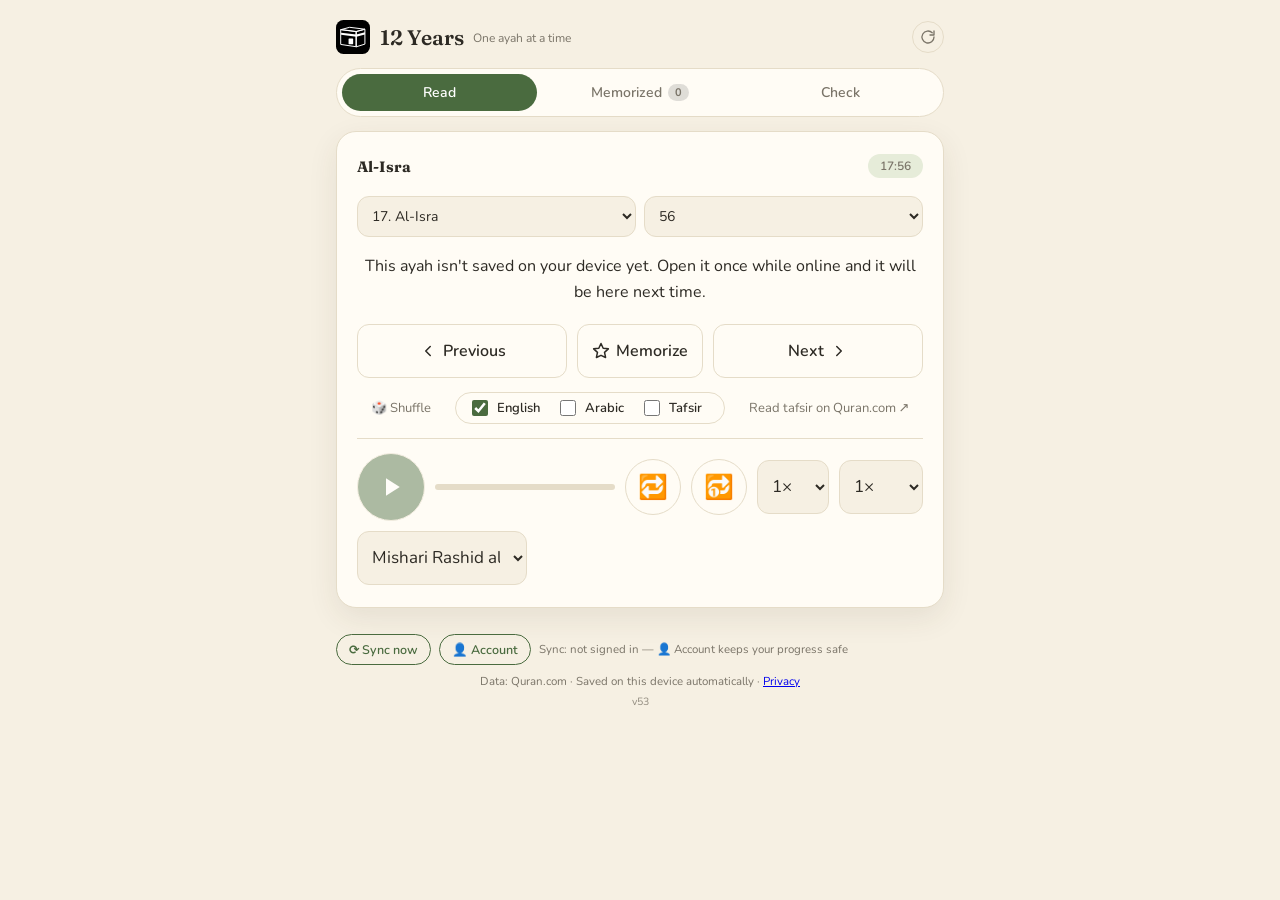
<file: index.html>
<!DOCTYPE html>
<html lang="en">
<head>
  <meta charset="utf-8" />
  <meta name="viewport" content="width=device-width, initial-scale=1, viewport-fit=cover" />
  <title>12 Years — Quran memorization</title>
  <meta name="description" content="A calm widget that shows one ayah at a time, with translation from Quran.com. Move through the Qur'an verse by verse and keep track of what you've memorized." />
  <meta name="theme-color" content="#f6f0e3" media="(prefers-color-scheme: light)" />
  <meta name="theme-color" content="#1c1a15" media="(prefers-color-scheme: dark)" />
  <meta name="color-scheme" content="light dark" />
  <meta name="generator" content="local rebuild" />

  <!-- PWA / install metadata -->
  <link rel="manifest" href="./manifest.webmanifest" />
  <meta name="mobile-web-app-capable" content="yes" />
  <meta name="apple-mobile-web-app-capable" content="yes" />
  <meta name="apple-mobile-web-app-status-bar-style" content="black-translucent" />
  <meta name="apple-mobile-web-app-title" content="12 Years" />

  <!-- Icons -->
  <link rel="icon" href="./icons/favicon-32.png" sizes="32x32" type="image/png" />
  <link rel="icon" href="./icons/icon-192.png" sizes="192x192" type="image/png" />
  <link rel="icon" href="./icons/icon-512.png" sizes="512x512" type="image/png" />
  <link rel="icon" href="./icons/icon.svg" type="image/svg+xml" />
  <link rel="apple-touch-icon" href="./icons/apple-touch-icon-180.png" />

  <link rel="stylesheet" href="./styles.css" />
</head>
<body>
  <div class="app">
    <header class="topbar">
      <div class="brand">
        <span class="logo" aria-hidden="true">
          <svg viewBox="0 0 512 512" role="img">
            <rect width="512" height="512" rx="112" fill="#000"/>
            <g transform="translate(256 256) scale(1.15) translate(-256 -307)" fill="none" stroke="#fff" stroke-width="13" stroke-linejoin="round" stroke-linecap="round">
              <!-- roof, front face, side face -->
              <polygon points="100,210 212,180 412,205 300,235"/>
              <polygon points="100,210 300,235 300,435 100,405"/>
              <polygon points="300,235 412,205 412,400 300,435"/>
              <!-- kiswa band across both faces -->
              <g fill="#fff" stroke="none">
                <polygon points="100,250 300,275 300,303 100,278"/>
                <polygon points="300,275 412,245 412,273 300,303"/>
                <!-- door -->
                <rect x="198" y="326" width="60" height="76" rx="6"/>
              </g>
            </g>
          </svg>
        </span>
        <span class="brand-name">12 Years</span>
        <span class="brand-sub">One ayah at a time</span>
      </div>
      <div class="install-wrap">
        <button id="refreshBtn" class="icon-btn" title="Check for updates & refresh" aria-label="Check for updates & refresh">
          <svg viewBox="0 0 24 24" width="16" height="16" fill="none" stroke="currentColor" stroke-width="2" stroke-linecap="round" stroke-linejoin="round"><path d="M21 12a9 9 0 1 1-2.64-6.36"/><path d="M21 3v6h-6"/></svg>
        </button>
        <button id="installBtn" class="install-btn" hidden>Install</button>
      </div>
    </header>

    <nav class="tabs" role="tablist" aria-label="Sections">
      <button class="tab is-active" data-view="read" role="tab" aria-selected="true">Read</button>
      <button class="tab" data-view="memorized" role="tab" aria-selected="false">
        Memorized <span class="tab-count" id="memCount">0</span>
      </button>
      <button class="tab" data-view="check" role="tab" aria-selected="false">Check</button>
    </nav>

    <main>
      <!-- READ -->
      <section class="view is-active" id="view-read" data-view="read">
        <div class="widget-card" id="readCard">
          <div class="read-head">
            <span class="surah-name" id="readSurah"></span>
            <span class="verse-key" id="readKey"></span>
          </div>
          <div class="read-selector">
            <select id="readSurahSelect" class="miniselect" aria-label="Choose surah"></select>
            <select id="readAyahSelect" class="miniselect" aria-label="Choose ayah"></select>
          </div>
          <div class="verse-arabic" id="readArabic" lang="ar" dir="rtl">…</div>
          <div class="verse-translation" id="readTranslation"></div>
          <div class="verse-tafsir" id="readTafsir" hidden></div>
          <div class="verse-meta" id="readMeta"></div>
          <div class="read-actions">
            <button class="btn" id="btnPrev" aria-label="Previous ayah">
              <svg viewBox="0 0 24 24" width="18" height="18" fill="none" stroke="currentColor" stroke-width="2" stroke-linecap="round" stroke-linejoin="round"><path d="M15 18l-6-6 6-6"/></svg>
              <span class="nav-label">Previous</span>
            </button>
            <button class="btn btn-toggle" id="btnMemorize" aria-pressed="false">
              <svg viewBox="0 0 24 24" width="18" height="18" fill="none" stroke="currentColor" stroke-width="2" stroke-linecap="round" stroke-linejoin="round"><path d="M12 2l2.9 6.3 6.9.8-5.1 4.7 1.4 6.8L12 17.8 5.9 20.6l1.4-6.8L2.2 9.1l6.9-.8z"/></svg>
              <span id="memLabel">Memorize</span>
            </button>
            <button class="btn" id="btnNext" aria-label="Next ayah">
              <span class="nav-label">Next</span>
              <svg viewBox="0 0 24 24" width="18" height="18" fill="none" stroke="currentColor" stroke-width="2" stroke-linecap="round" stroke-linejoin="round"><path d="M9 18l6-6-6-6"/></svg>
            </button>
          </div>
          <div class="read-aux">
            <button class="linkish" id="btnShuffle">🎲 Shuffle</button>
            <div class="display-trigger" role="group" aria-label="Show English, Arabic or Tafsir">
              <input type="checkbox" id="dispEn" />
              <label for="dispEn">English</label>
              <input type="checkbox" id="dispAr" />
              <label for="dispAr">Arabic</label>
              <input type="checkbox" id="dispTafsir" />
              <label for="dispTafsir">Tafsir</label>
            </div>
            <button class="linkish" id="btnQuranCom">Read tafsir on Quran.com ↗</button>
          </div>
          <div class="audio-bar">
            <button class="audio-play" id="btnPlay" aria-label="Play recitation" disabled>
              <svg id="playIcon" viewBox="0 0 24 24" width="18" height="18" fill="currentColor"><path d="M8 5v14l11-7z"/></svg>
              <svg id="pauseIcon" viewBox="0 0 24 24" width="18" height="18" fill="currentColor" style="display:none"><path d="M6 5h4v14H6zM14 5h4v14h-4z"/></svg>
            </button>
            <div class="audio-track" aria-hidden="true"><div class="audio-fill" id="audioFill"></div></div>
            <button class="audio-toggle" id="btnAuto" title="Auto-play and continue to next ayah" aria-pressed="false">🔁</button>
            <button class="audio-toggle" id="btnLoop" title="Loop a range of ayahs" aria-pressed="false">🔂</button>
            <select id="repeatSelect" class="miniselect miniselect-narrow" aria-label="Repeat count" title="Repeat this ayah">
              <option value="1">1×</option>
              <option value="2">2×</option>
              <option value="3">3×</option>
              <option value="5">5×</option>
              <option value="7">7×</option>
              <option value="10">10×</option>
            </select>
            <select id="speedSelect" class="miniselect miniselect-narrow" aria-label="Playback speed" title="Playback speed">
              <option value="0.5">0.5×</option>
              <option value="0.75">0.75×</option>
              <option value="1">1×</option>
              <option value="1.25">1.25×</option>
              <option value="1.5">1.5×</option>
              <option value="2">2×</option>
            </select>
            <select id="reciterSelect" class="miniselect" aria-label="Reciter"></select>
          </div>
          <div class="loop-row" id="loopRow" hidden>
            <span>Loop</span>
            <select id="loopFromSurah" class="miniselect" aria-label="Loop from surah"></select>
            <select id="loopFromAyah" class="miniselect miniselect-narrow" aria-label="Loop from ayah"></select>
            <span class="loop-arrow">→</span>
            <select id="loopToSurah" class="miniselect" aria-label="Loop to surah"></select>
            <select id="loopToAyah" class="miniselect miniselect-narrow" aria-label="Loop to ayah"></select>
          </div>
        </div>
      </section>

      <!-- MEMORIZED -->
      <section class="view" id="view-memorized" data-view="memorized">
        <div class="widget-card">
          <div class="mem-head">
            <h2 id="memHeadline">Memorized</h2>
            <p class="mem-sub" id="memSub">Mark an ayah when it feels like yours.</p>
          </div>
          <div class="mem-subtabs" role="tablist">
            <button class="mem-subtab is-active" data-memview="list" role="tab" aria-selected="true">List</button>
            <button class="mem-subtab" data-memview="pages" role="tab" aria-selected="false">Pages</button>
          </div>
          <ul class="mem-list" id="memList"></ul>
          <div class="mem-page-reader" id="memPageReader" hidden>
            <div class="check-page-nav">
              <button class="btn" id="memPagePrev" aria-label="Previous page">
                <svg viewBox="0 0 24 24" width="18" height="18" fill="none" stroke="currentColor" stroke-width="2" stroke-linecap="round" stroke-linejoin="round"><path d="M15 18l-6-6 6-6"/></svg>
              </button>
              <span>Page</span>
              <input type="number" id="memPageInput" class="miniselect miniselect-narrow" min="1" max="604" aria-label="Mushaf page number" />
              <span>/ 604</span>
              <button class="btn" id="memPageNext" aria-label="Next page">
                <svg viewBox="0 0 24 24" width="18" height="18" fill="none" stroke="currentColor" stroke-width="2" stroke-linecap="round" stroke-linejoin="round"><path d="M9 18l6-6-6-6"/></svg>
              </button>
            </div>
            <p class="mem-page-legend">
              <span class="pg-swatch"></span> memorized — tap any ayah to toggle
            </p>
            <div class="read-head">
              <span class="surah-name" id="memPageSurah"></span>
              <span class="verse-key" id="memPageKey"></span>
            </div>
            <p class="check-status" id="memPageStatus"></p>
            <div class="verse-arabic mushaf-page" id="memPageArabic" lang="ar" dir="rtl">…</div>
          </div>
        </div>
      </section>

      <!-- MEMORIZATION CHECK -->
      <section class="view" id="view-check" data-view="check">
        <div class="widget-card" id="checkCard">
          <div class="mem-head">
            <h2>Memorization check</h2>
            <p class="mem-sub">Recite aloud, softly or clearly, and the page follows along. It all happens on your device. The first time, it downloads a one-time ~130MB helper.</p>
          </div>
          <div class="check-page-nav">
            <button class="btn" id="checkPagePrev" aria-label="Previous page">
              <svg viewBox="0 0 24 24" width="18" height="18" fill="none" stroke="currentColor" stroke-width="2" stroke-linecap="round" stroke-linejoin="round"><path d="M15 18l-6-6 6-6"/></svg>
            </button>
            <span>Page</span>
            <input type="number" id="checkPageInput" class="miniselect miniselect-narrow" min="1" max="604" aria-label="Mushaf page number" />
            <span>/ 604</span>
            <button class="btn" id="checkPageNext" aria-label="Next page">
              <svg viewBox="0 0 24 24" width="18" height="18" fill="none" stroke="currentColor" stroke-width="2" stroke-linecap="round" stroke-linejoin="round"><path d="M9 18l6-6-6-6"/></svg>
            </button>
          </div>
          <div class="check-dock">
            <div class="check-controls">
              <button class="btn btn-toggle" id="checkRecordBtn">🎙 Start Reciting</button>
              <button class="btn" id="checkRestartBtn" title="Clear this attempt and start over">🔄 Restart</button>
              <span class="check-status" id="checkStatus"></span>
            </div>
            <div class="check-level" id="checkLevel" hidden aria-hidden="true"><div class="check-level-fill" id="checkLevelFill"></div></div>
            <p class="check-result" id="checkResult" hidden></p>
          </div>
          <div class="check-report" id="checkReport" hidden></div>
          <div class="read-head">
            <span class="surah-name" id="checkSurah"></span>
            <span class="verse-key" id="checkKey"></span>
          </div>
          <div class="verse-arabic mushaf-page" id="checkArabic" lang="ar" dir="rtl">…</div>
          <p class="check-credit">Recitation checker: <a href="https://huggingface.co/tarteel-ai/whisper-base-ar-quran" target="_blank" rel="noopener">Tarteel AI’s Quran speech model</a>, running entirely on your device.</p>
        </div>
      </section>
    </main>

    <footer class="foot">
      <div class="sync-row">
        <button class="sync-btn" id="syncNow" type="button">⟳ Sync now</button>
        <button class="sync-btn" id="syncSetup" type="button">👤 Account</button>
        <span class="sync-note" id="syncStatus">Sync: not signed in</span>
      </div>
      <div class="sync-panel" id="syncPanel">
        <div id="acctOut">
          <p class="sync-note"><b>A free account, no email needed.</b> It keeps your memorized ayahs and your place safe across your devices. Optional: 12 Years works fine without one.</p>
          <div class="sync-row">
            <input id="acctUser" type="text" placeholder="Username" autocomplete="username" autocapitalize="none" autocorrect="off" spellcheck="false" maxlength="30" />
            <input id="acctPin" type="password" inputmode="numeric" placeholder="PIN (6–12 digits)" autocomplete="current-password" maxlength="12" />
          </div>
          <div class="sync-row">
            <button class="sync-btn" id="acctLogin" type="button">Log in</button>
            <button class="sync-btn" id="acctSignup" type="button">Create account</button>
          </div>
          <p class="sync-note">Your PIN is stored scrambled and can't be recovered, so keep it somewhere safe.</p>
        </div>
        <div id="acctIn" hidden>
          <p class="sync-note">Signed in as <b id="acctName"></b>. Your memorized ayahs, place and settings follow you to every device you log in on.</p>
          <div class="sync-row">
            <button class="sync-btn" id="acctLogout" type="button">Log out</button>
          </div>
          <div class="sync-row">
            <input id="acctDelPin" type="password" inputmode="numeric" placeholder="PIN, to delete account" autocomplete="off" maxlength="12" />
            <button class="sync-btn" id="acctDelete" type="button">Delete account</button>
          </div>
        </div>
        <p class="sync-warn" id="acctMsg" role="status"></p>
      </div>
      <span>Data: Quran.com · Saved on this device automatically · <a href="./privacy.html">Privacy</a></span>
            <span class="ver" id="appVersion"></span>
      <pre id="diagLog" class="diag-log" hidden></pre>
    </footer>
  </div>

  <div id="toast" class="toast" role="status" aria-live="polite"></div>
  <audio id="audioEl" preload="none"></audio>

  <script src="./app.js"></script>
</body>
</html>
</file>
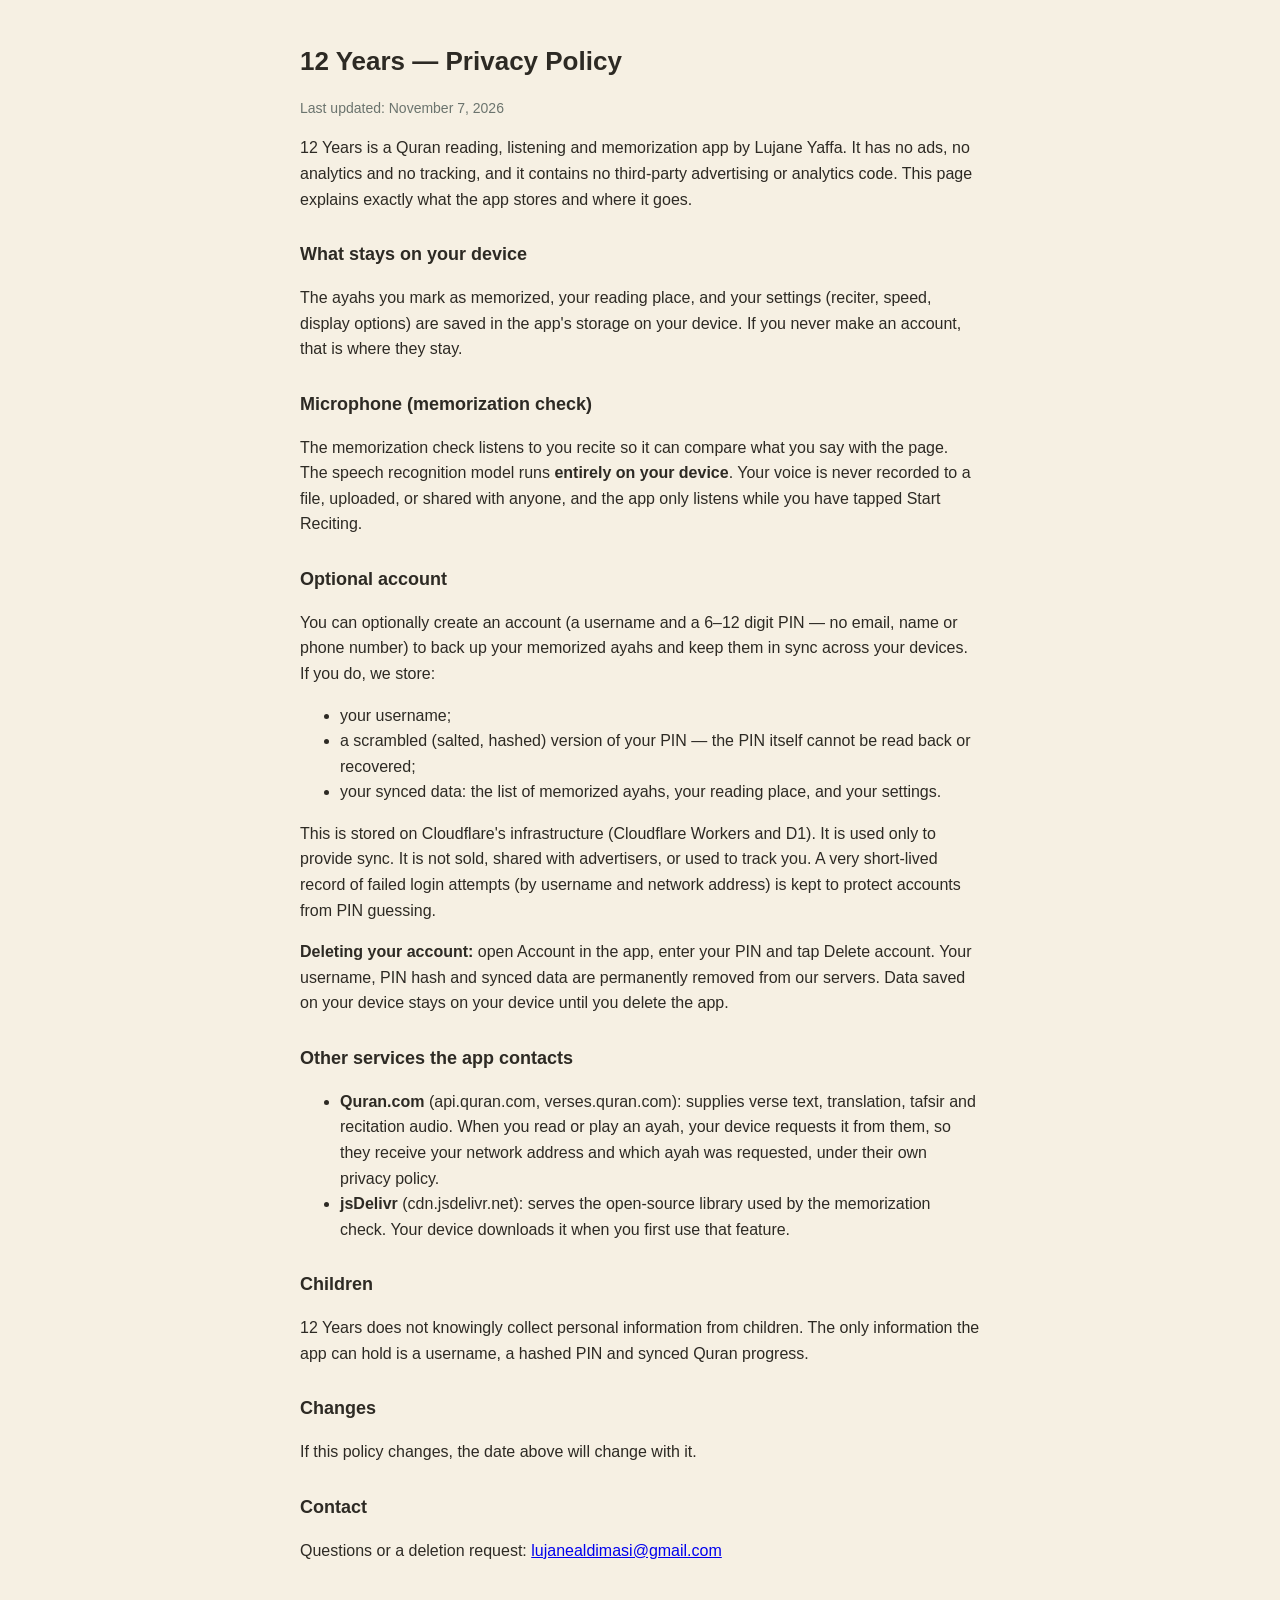
<file: privacy.html>
<!doctype html>
<html lang="en">
<head>
  <meta charset="utf-8" />
  <meta name="viewport" content="width=device-width, initial-scale=1" />
  <title>12 Years — Privacy Policy</title>
  <style>
    body { font: 16px/1.6 -apple-system, BlinkMacSystemFont, "Segoe UI", sans-serif; max-width: 680px; margin: 0 auto; padding: 24px 18px 60px; color: #2d2a24; background: #f6f0e3; }
    h1 { font-size: 26px; margin-bottom: 4px; }
    h2 { font-size: 18px; margin-top: 28px; }
    .meta { color: #6b746e; font-size: 14px; }
    @media (prefers-color-scheme: dark) { body { background: #1c1a15; color: #efe8d8; } .meta { color: #93a29a; } a { color: #a5c48f; } }
  </style>
</head>
<body>
  <h1>12 Years — Privacy Policy</h1>
  <p class="meta">Last updated: November 7, 2026</p>

  <p>12 Years is a Quran reading, listening and memorization app by Lujane Yaffa. It has no ads, no analytics and no tracking, and it contains no third-party advertising or analytics code. This page explains exactly what the app stores and where it goes.</p>

  <h2>What stays on your device</h2>
  <p>The ayahs you mark as memorized, your reading place, and your settings (reciter, speed, display options) are saved in the app's storage on your device. If you never make an account, that is where they stay.</p>

  <h2>Microphone (memorization check)</h2>
  <p>The memorization check listens to you recite so it can compare what you say with the page. The speech recognition model runs <b>entirely on your device</b>. Your voice is never recorded to a file, uploaded, or shared with anyone, and the app only listens while you have tapped Start Reciting.</p>

  <h2>Optional account</h2>
  <p>You can optionally create an account (a username and a 6–12 digit PIN — no email, name or phone number) to back up your memorized ayahs and keep them in sync across your devices. If you do, we store:</p>
  <ul>
    <li>your username;</li>
    <li>a scrambled (salted, hashed) version of your PIN — the PIN itself cannot be read back or recovered;</li>
    <li>your synced data: the list of memorized ayahs, your reading place, and your settings.</li>
  </ul>
  <p>This is stored on Cloudflare's infrastructure (Cloudflare Workers and D1). It is used only to provide sync. It is not sold, shared with advertisers, or used to track you. A very short-lived record of failed login attempts (by username and network address) is kept to protect accounts from PIN guessing.</p>
  <p><b>Deleting your account:</b> open Account in the app, enter your PIN and tap Delete account. Your username, PIN hash and synced data are permanently removed from our servers. Data saved on your device stays on your device until you delete the app.</p>

  <h2>Other services the app contacts</h2>
  <ul>
    <li><b>Quran.com</b> (api.quran.com, verses.quran.com): supplies verse text, translation, tafsir and recitation audio. When you read or play an ayah, your device requests it from them, so they receive your network address and which ayah was requested, under their own privacy policy.</li>
    <li><b>jsDelivr</b> (cdn.jsdelivr.net): serves the open-source library used by the memorization check. Your device downloads it when you first use that feature.</li>
  </ul>

  <h2>Children</h2>
  <p>12 Years does not knowingly collect personal information from children. The only information the app can hold is a username, a hashed PIN and synced Quran progress.</p>

  <h2>Changes</h2>
  <p>If this policy changes, the date above will change with it.</p>

  <h2>Contact</h2>
  <p>Questions or a deletion request: <a href="mailto:lujanealdimasi@gmail.com">lujanealdimasi@gmail.com</a></p>
</body>
</html>
</file>
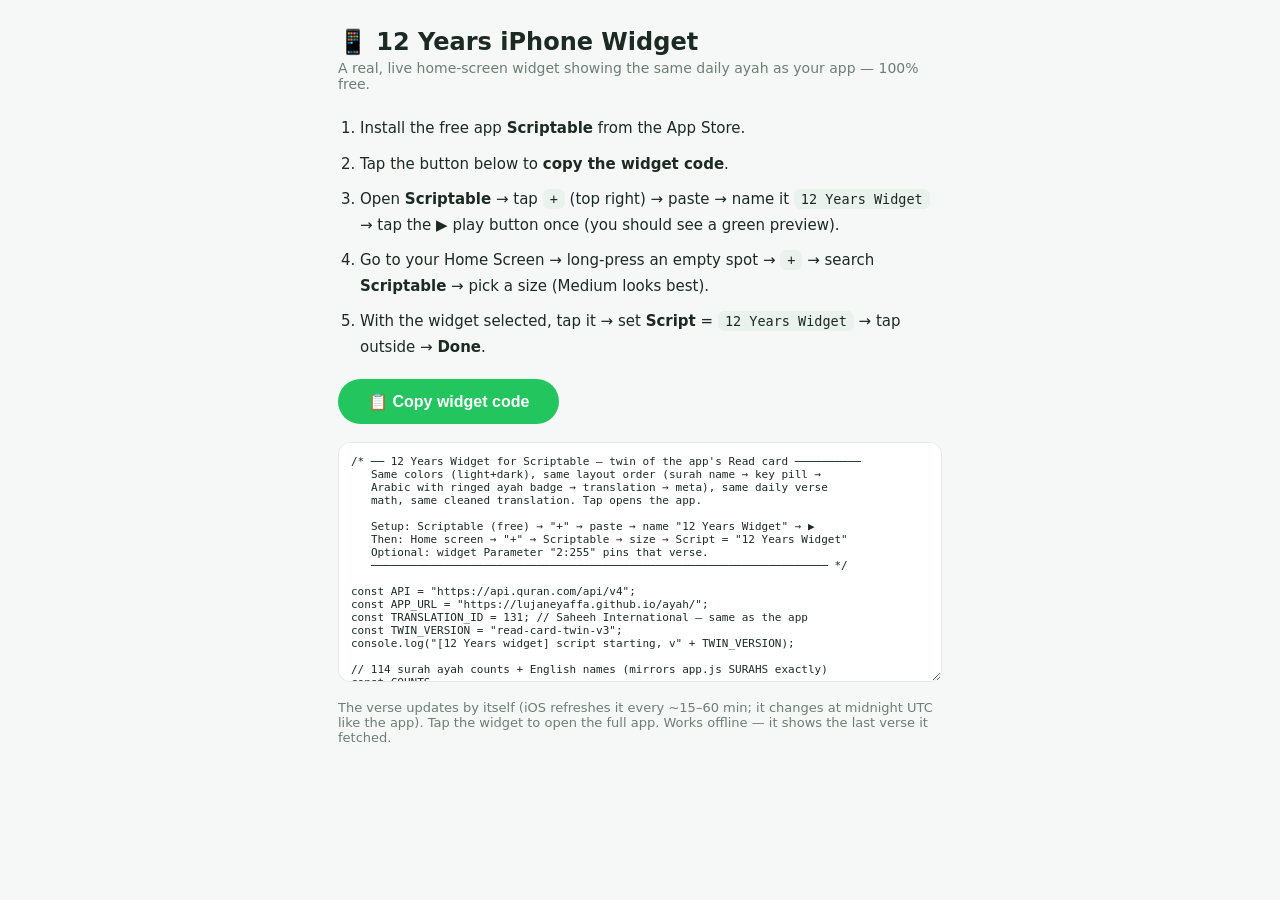
<file: widget-install.html>
<!DOCTYPE html>
<html lang="en">
<head>
  <meta charset="UTF-8" />
  <meta name="viewport" content="width=device-width, initial-scale=1" />
  <title>12 Years iPhone Widget — Setup</title>
  <style>
    :root { --accent: #22c55e; --ink: #1c2a24; --muted: #6b7f75; --line: #e2e8e5; }
    * { box-sizing: border-box; }
    body { margin: 0; font-family: -apple-system, system-ui, sans-serif; background: #f6f8f7; color: var(--ink); }
    main { max-width: 640px; margin: 0 auto; padding: 28px 18px 60px; }
    h1 { font-size: 24px; margin: 0 0 4px; }
    .sub { color: var(--muted); margin: 0 0 24px; font-size: 14px; }
    ol { line-height: 1.7; padding-left: 22px; font-size: 15px; }
    li { margin-bottom: 10px; }
    code { background: #eaf2ee; border-radius: 6px; padding: 2px 7px; font-size: 13.5px; }
    .btn {
      display: inline-block; border: 0; border-radius: 999px; cursor: pointer;
      background: var(--accent); color: #fff; font-weight: 700; font-size: 16px;
      padding: 13px 30px; margin: 4px 0 18px; -webkit-tap-highlight-color: transparent;
    }
    .btn:active { transform: scale(0.98); }
    textarea {
      width: 100%; height: 240px; border: 1px solid var(--line); border-radius: 12px;
      font-family: ui-monospace, Menlo, monospace; font-size: 11px; padding: 12px;
      background: #fff; color: var(--ink); resize: vertical;
    }
    .note { font-size: 13px; color: var(--muted); margin-top: 14px; }
  </style>
</head>
<body>
  <main>
    <h1>📱 12 Years iPhone Widget</h1>
    <p class="sub">A real, live home-screen widget showing the same daily ayah as your app — 100% free.</p>

    <ol>
      <li>Install the free app <strong>Scriptable</strong> from the App Store.</li>
      <li>Tap the button below to <strong>copy the widget code</strong>.</li>
      <li>Open <strong>Scriptable</strong> → tap <code>+</code> (top right) → paste → name it <code>12 Years Widget</code> → tap the ▶ play button once (you should see a green preview).</li>
      <li>Go to your Home Screen → long-press an empty spot → <code>+</code> → search <strong>Scriptable</strong> → pick a size (Medium looks best).</li>
      <li>With the widget selected, tap it → set <strong>Script</strong> = <code>12 Years Widget</code> → tap outside → <strong>Done</strong>.</li>
    </ol>

    <button class="btn" id="copyBtn">📋 Copy widget code</button>

    <textarea id="code" readonly spellcheck="false">/* ── 12 Years Widget for Scriptable — twin of the app's Read card ──────────
   Same colors (light+dark), same layout order (surah name → key pill →
   Arabic with ringed ayah badge → translation → meta), same daily verse
   math, same cleaned translation. Tap opens the app.

   Setup: Scriptable (free) → "+" → paste → name "12 Years Widget" → ▶
   Then: Home screen → "+" → Scriptable → size → Script = "12 Years Widget"
   Optional: widget Parameter "2:255" pins that verse.
   ───────────────────────────────────────────────────────────────────── */

const API = "https://api.quran.com/api/v4";
const APP_URL = "https://lujaneyaffa.github.io/ayah/";
const TRANSLATION_ID = 131; // Saheeh International — same as the app
const TWIN_VERSION = "read-card-twin-v3";
console.log("[12 Years widget] script starting, v" + TWIN_VERSION);

// 114 surah ayah counts + English names (mirrors app.js SURAHS exactly)
const COUNTS = [7,286,200,176,120,165,206,75,129,109,123,111,43,52,99,128,111,110,98,135,112,78,118,64,77,227,93,88,69,60,34,30,73,54,45,83,182,88,75,85,54,53,89,59,37,35,38,29,18,45,60,49,62,55,78,96,29,22,24,13,14,11,11,18,12,12,30,52,52,44,28,28,20,56,40,31,50,40,46,42,29,19,36,25,22,17,19,26,30,20,15,21,11,8,8,19,5,8,8,11,11,8,3,9,5,4,7,3,6,3,5,4,5,6];
const NAMES = ["Al-Fatihah","Al-Baqarah","Aal-E-Imran","An-Nisa","Al-Ma'idah","Al-An'am","Al-A'raf","Al-Anfal","At-Tawbah","Yunus","Hud","Yusuf","Ar-Ra'd","Ibrahim","Al-Hijr","An-Nahl","Al-Isra","Al-Kahf","Maryam","Ta-Ha","Al-Anbiya","Al-Hajj","Al-Mu'minun","An-Nur","Al-Furqan","Ash-Shu'ara","An-Naml","Al-Qasas","Al-Ankabut","Ar-Rum","Luqman","As-Sajdah","Al-Ahzab","Saba","Fatir","Ya-Sin","As-Saffat","Sad","Az-Zumar","Ghafir","Fussilat","Ash-Shura","Az-Zukhruf","Ad-Dukhan","Al-Jathiyah","Al-Ahqaf","Muhammad","Al-Fath","Al-Hujurat","Qaf","Adh-Dhariyat","At-Tur","An-Najm","Al-Qamar","Ar-Rahman","Al-Waqi'ah","Al-Hadid","Al-Mujadila","Al-Hashr","Al-Mumtahanah","As-Saff","Al-Jumu'ah","Al-Munafiqun","At-Taghabun","At-Talaq","At-Tahrim","Al-Mulk","Al-Qalam","Al-Haqqah","Al-Ma'arij","Nuh","Al-Jinn","Al-Muzzammil","Al-Muddaththir","Al-Qiyamah","Al-Insan","Al-Mursalat","An-Naba","An-Nazi'at","Abasa","At-Takwir","Al-Infitar","Al-Mutaffifin","Al-Inshiqaq","Al-Buruj","At-Tariq","Al-A'la","Al-Ghashiyah","Al-Fajr","Al-Balad","Ash-Shams","Al-Layl","Ad-Duhaa","Ash-Sharh","At-Tin","Al-Alaq","Al-Qadr","Al-Bayyinah","Az-Zalzalah","Al-Adiyat","Al-Qari'ah","At-Takathur","Al-Asr","Al-Humazah","Al-Fil","Quraysh","Al-Ma'un","Al-Kawthar","Al-Kafirun","An-Nasr","Al-Masad","Al-Ikhlas","Al-Falaq","An-Nas"];

/* ---------- palette — exact tokens from styles.css ---------- */
const PAL = {
  cardL: "#ffffff", inkL: "#1a211d", mutedL: "#6b746e", accentL: "#0f5b3d", softL: "#e3efe8",
  cardD: "#16241e", inkD: "#e9efe9", mutedD: "#93a29a", accentD: "#54c98f", softD: "#1c3a2c",
};
function dyn(light, dark) { return Color.dynamic(new Color(light), new Color(dark)); }
// Top-level code must never crash (a crash here = no preview at all in Scriptable)
let CARD, INK, MUTED, ACCENT, SOFT;
try {
  CARD = dyn(PAL.cardL, PAL.cardD);
  INK = dyn(PAL.inkL, PAL.inkD);
  MUTED = dyn(PAL.mutedL, PAL.mutedD);
  ACCENT = dyn(PAL.accentL, PAL.accentD);
  SOFT = dyn(PAL.softL, PAL.softD);
} catch (palErr) {
  console.log("[12 Years widget] dynamic colors unavailable, using plain: " + palErr);
  CARD = new Color(PAL.cardL); INK = new Color(PAL.inkL); MUTED = new Color(PAL.mutedL);
  ACCENT = new Color(PAL.accentL); SOFT = new Color(PAL.softL);
}

/* ---------- verse selection (mirrors app.js dailyVerseKey) ---------- */
function buildOffsets() {
  const o = [];
  let acc = 0;
  for (const c of COUNTS) { o.push(acc); acc += c; }
  return o;
}
function keyFromIndex(index) {
  const offs = buildOffsets();
  const total = offs[113] + COUNTS[113]; // 6236
  const i = Math.max(0, Math.min(total - 1, index));
  let chapter = 0;
  while (chapter &lt; 113 &amp;&amp; offs[chapter + 1] &lt;= i) chapter++;
  return { key: (chapter + 1) + ":" + (i - offs[chapter] + 1), chapter: chapter + 1 };
}
function dailyKey() {
  const now = new Date();
  const dayIndex = Math.floor(
    Date.UTC(now.getUTCFullYear(), now.getUTCMonth(), now.getUTCDate()) / 86400000
  );
  return keyFromIndex(dayIndex % 6236);
}
function parseKey(key) {
  const p = String(key).split(":");
  return { chapter: parseInt(p[0], 10), ayah: parseInt(p[1], 10) };
}
function surahName(chapter) { return NAMES[chapter - 1] || ""; }
function nextUTCMidnight() {
  const now = new Date();
  const start = Date.UTC(now.getUTCFullYear(), now.getUTCMonth(), now.getUTCDate());
  return new Date(start + 86400000);
}

/* ---------- text + cache helpers (mirror app.js) ---------- */
function htmlToText(html) {
  return String(html || "")
    .replace(/&lt;sup[^>]*>[\s\S]*?&lt;\/sup>/gi, "") // strip footnote markers like the app
    .replace(/&lt;[^>]+>/g, " ")
    .replace(/&amp;quot;/g, '"').replace(/&amp;#0?39;/g, "\u2019").replace(/&amp;apos;/g, "\u2019")
    .replace(/&amp;nbsp;/g, " ").replace(/&amp;mdash;/g, "\u2014").replace(/&amp;ndash;/g, "\u2013")
    .replace(/&amp;lt;/g, "&lt;").replace(/&amp;gt;/g, ">")
    .replace(/&amp;amp;/g, "&amp;")
    .replace(/\s+/g, " ")
    .trim();
}
const FM = FileManager.local();
const CACHE_PATH = FM.joinPath(FM.documentsDirectory(), "ayah-widget-cache.json");
function loadCache() {
  try {
    if (!FM.fileExists(CACHE_PATH)) return null;
    return JSON.parse(FM.readString(CACHE_PATH));
  } catch (e) { return null; }
}
function saveCache(data) {
  try { FM.writeString(CACHE_PATH, JSON.stringify(data)); } catch (e) {}
}

/* ---------- hard timeout so a hung request can never block the preview ---------- */
function withTimeout(promise, ms, label) {
  if (typeof setTimeout !== "function") return promise;
  return Promise.race([
    promise,
    new Promise((_, reject) => {
      setTimeout(() => reject(new Error(label + " timed out after " + Math.round(ms / 1000) + "s")), ms);
    }),
  ]);
}

async function fetchVerse(key) {
  const req = new Request(
    API + "/verses/by_key/" + encodeURIComponent(key) +
    "?translations=" + TRANSLATION_ID + "&amp;fields=text_imlaei"
  );
  req.timeoutInterval = 12;
  const json = await withTimeout(req.loadJSON(), 15000, "Quran.com request");
  const v = (json &amp;&amp; json.verse) || (json &amp;&amp; json.verses &amp;&amp; json.verses[0]);
  if (!v) throw new Error("unexpected API shape");
  const ar = v.text_imlaei || v.text_uthmani || "";
  const en = htmlToText(v.translations &amp;&amp; v.translations[0] ? v.translations[0].text : "");
  if (!ar) throw new Error("empty verse");
  return { ar: ar, en: en };
}

/* ---------- the ayah badge, drawn exactly like .ayah-badge ---------- */
function makeBadge(number) {
  const s = 11;                     // logical points
  const scale = 8;                  // crisp on retina
  const ctx = new DrawContext();
  ctx.size = new Size(s * scale, s * scale);
  ctx.respectScreenScale = false;
  ctx.opaque = false;

  const inset = 0.75 * scale;       // room for the ring + glow
  const ring = new Rect(inset, inset, s * scale - 2 * inset, s * scale - 2 * inset);

  // soft outer glow ring (accent-soft), then main ring (accent)
  ctx.setStrokeColor(new Color(PAL.softL));
  ctx.setLineWidth(1.1 * scale);
  ctx.strokeEllipse(new Rect(inset - 0.55 * scale, inset - 0.55 * scale, ring.width + 1.1 * scale, ring.height + 1.1 * scale));

  ctx.setStrokeColor(new Color(PAL.accentL));
  ctx.setLineWidth(0.28 * scale);
  ctx.strokeEllipse(ring);

  // number in accent, rounded font — matches the web badge
  ctx.setFont(Font.boldRoundedSystemFont(s * 0.52));
  ctx.setTextColor(new Color(PAL.accentL));
  ctx.setTextAlignedCenter();
  ctx.drawTextInRect(String(number), new Rect(inset, s * scale * 0.26, ring.width, s * scale * 0.55));

  const img = ctx.getImage();
  return { image: img, size: new Size(s, s) };
}

/* ---------- widget builder — twin of .widget-card ---------- */
function buildWidget(data, key, family) {
  const pk = parseKey(key);
  const w = new ListWidget();
  w.backgroundColor = CARD;
  const big = family === "large";
  const small = family === "small";

  // read-head: surah name (left) + key pill (right)
  const head = w.addStack();
  head.layoutHorizontally();
  head.addSpacer(null);
  const nameT = head.addText(surahName(pk.chapter));
  nameT.font = Font.semiboldSystemFont(big ? 17 : small ? 12 : 14);
  nameT.textColor = INK;
  head.addSpacer(null);
  const pill = head.addStack();
  pill.backgroundColor = SOFT;
  pill.cornerRadius = 12;
  pill.setPadding(2, 8, 2, 8);
  const pillT = pill.addText(key);
  pillT.font = Font.semiboldSystemFont(big ? 12 : 11);
  pillT.textColor = MUTED;

  w.addSpacer(big ? 8 : 4);

  // verse-arabic (centered) with the ringed ayah badge at its left end (RTL flow)
  const arRow = w.addStack();
  arRow.layoutHorizontally();
  arRow.addSpacer(null);
  const badge = makeBadge(pk.ayah);
  const bImg = arRow.addImage(badge.image);
  bImg.imageSize = new Size(small ? 11 : big ? 16 : 13, small ? 11 : big ? 16 : 13);
  bImg.centerAlignImage();
  const ar = arRow.addText(data.ar);
  ar.font = Font.systemFont(small ? 15 : big ? 24 : 19);
  ar.textColor = INK;
  ar.lineLimit = small ? 4 : big ? 8 : 5;
  ar.minimumScaleFactor = 0.55;
  ar.centerAlignText();
  arRow.addSpacer(null);

  w.addSpacer(big ? 8 : 5);

  // verse-translation (centered)
  const trans = w.addText(data.en || " ");
  trans.font = Font.regularSystemFont(small ? 11 : big ? 15 : 13);
  trans.textColor = INK;
  trans.lineLimit = small ? 5 : big ? 9 : 6;
  trans.minimumScaleFactor = 0.6;
  trans.centerAlignText();

  w.addSpacer(null);

  // verse-meta — same wording as the app when a translation is shown
  if (data.en) {
    const meta = w.addText("Translation: Saheeh International");
    meta.font = Font.regularSystemFont(small ? 8 : 10);
    meta.textColor = MUTED;
    meta.textOpacity = 0.85;
    meta.centerAlignText();
  }
  return w;
}

/* ---------- self-reporting error widget (never fails silently) ---------- */
function showErrorWidget(message) {
  try {
    const w = new ListWidget();
    w.backgroundColor = new Color("#3a1414");
    const title = w.addText("\u26A0\uFE0F 12 Years widget error");
    title.font = Font.boldSystemFont(12);
    title.textColor = new Color("#ffd7d7");
    w.addSpacer(4);
    const msg = w.addText(String(message).slice(0, 280));
    msg.font = Font.regularSystemFont(10);
    msg.textColor = new Color("#ffecec");
    msg.lineLimit = 7;
    w.addSpacer(null);
    const hint = w.addText("Screenshot this &amp; tell Cline");
    hint.font = Font.mediumSystemFont(9);
    hint.textColor = new Color("#ffbaba");
    w.refreshAfterDate = new Date(Date.now() + 15 * 60 * 1000);
    present(w);
  } catch (e) { console.error("12 Years widget fatal: " + e); }
}

/* ---------- guaranteed presentation: every path ends with something on screen ---------- */
let presented = false;
function present(w) {
  presented = true;
  console.log("[12 Years widget] presenting widget");
  Script.setWidget(w);
}
try {
  // In-app only: if nothing presented within 25s (e.g. a hung request), show diagnostics
  if (typeof Timer !== "undefined" &amp;&amp; typeof config !== "undefined" &amp;&amp; config &amp;&amp; !config.runsInWidget) {
    Timer.schedule(25 * 1000, false, function () {
      if (presented) return;
      try {
        const w = new ListWidget();
        w.backgroundColor = new Color("#3a1414");
        const t = w.addText("⚠️ 12 Years widget stalled — no answer in 25s. Please try again in a moment.");
        t.font = Font.boldSystemFont(11);
        t.textColor = new Color("#ffecec");
        present(w);
      } catch (wdErr) {}
    });
  }
} catch (wdSetupErr) {}

/* ---------- runner ---------- */
let lastErrMessage = "";
(async () => {
  let family = "medium";
  if (config.runsInWidget) {
    if (config.widgetFamily === "small") family = "small";
    else if (config.widgetFamily === "large") family = "large";
  }
  let key = null;
  const param = args.widgetParameter;
  if (param) { const t = String(param).trim(); if (/^\d+:\d+$/.test(t)) key = t; }
  if (!key) key = dailyKey().key;

  let data = null;
  const cached = loadCache();
  try {
    data = await fetchVerse(key);
    saveCache({ key: key, ar: data.ar, en: data.en, savedAt: Date.now() });
  } catch (e) {
    lastErrMessage = e &amp;&amp; e.message ? e.message : String(e);
    if (cached &amp;&amp; cached.ar) {
      data = { ar: cached.ar, en: cached.en || "" };
      if (cached.key) key = cached.key;
    }
  }
  if (!data || !data.ar) {
    showErrorWidget(lastErrMessage || "No saved verse and couldn't reach Quran.com.");
    return;
  }
  const w = buildWidget(data, key, family);
  w.refreshAfterDate = nextUTCMidnight();
  present(w);
})().catch((e) => showErrorWidget(e &amp;&amp; e.message ? e.message : String(e)));
</textarea>

    <p class="note">
      The verse updates by itself (iOS refreshes it every ~15–60 min; it changes at midnight UTC like the app).
      Tap the widget to open the full app. Works offline — it shows the last verse it fetched.
    </p>
  </main>

  <script>
    (function () {
      var ta = document.getElementById("code");
      document.getElementById("copyBtn").addEventListener("click", function () {
        var btn = this;
        function fallback() {
          ta.focus(); ta.select();
          try { document.execCommand("copy"); btn.textContent = "✅ Copied! Now paste it in Scriptable"; }
          catch (e) { btn.textContent = "Press-and-hold the code below → Select All → Copy"; }
        }
        if (navigator.clipboard && navigator.clipboard.writeText) {
          navigator.clipboard.writeText(ta.value).then(function () {
            btn.textContent = "✅ Copied! Now paste it in Scriptable";
          }, fallback);
        } else { fallback(); }
      });
    })();
  </script>
</body>
</html>
</file>
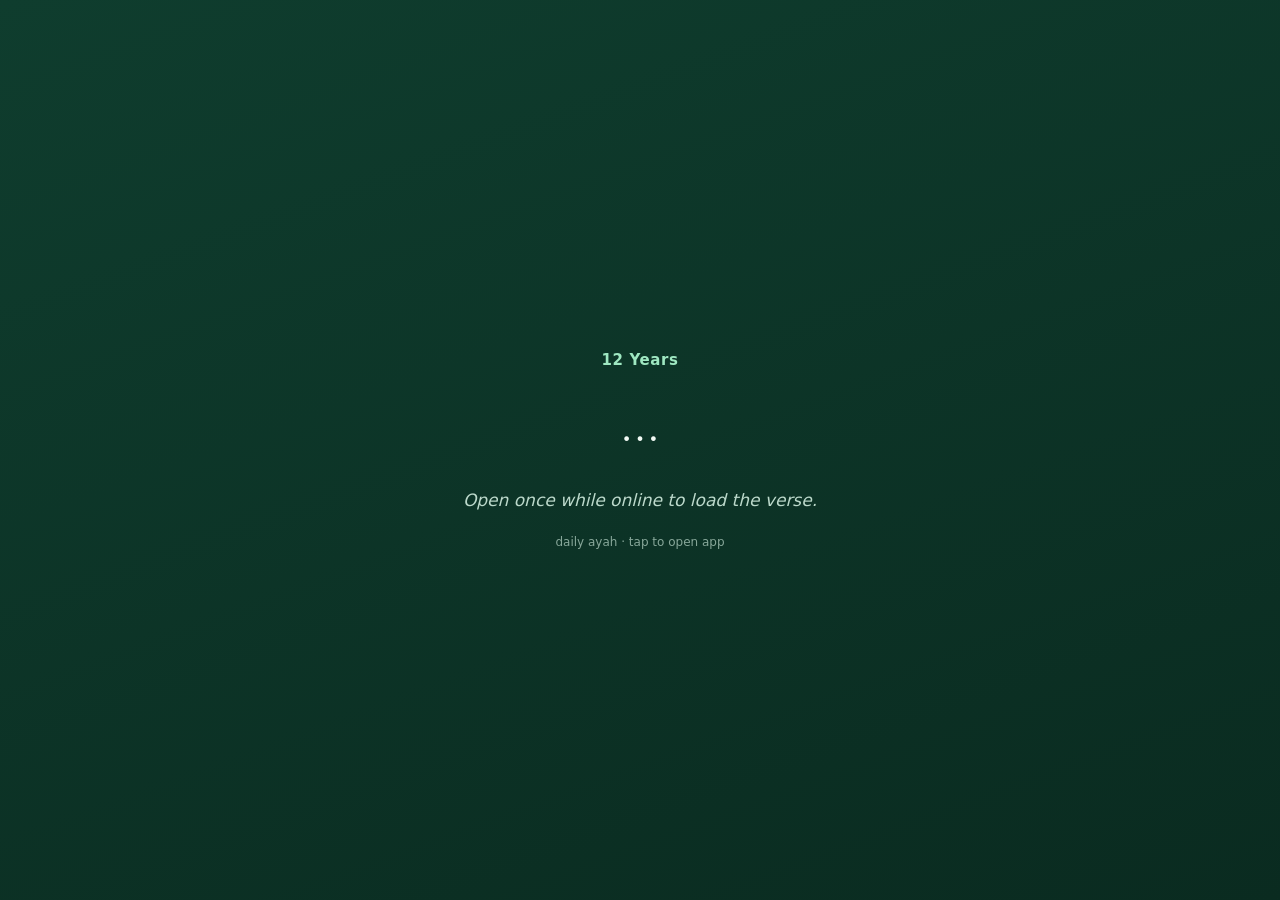
<file: widget.html>
<!DOCTYPE html>
<html lang="en">
<head>
  <meta charset="UTF-8" />
  <meta name="viewport" content="width=device-width, initial-scale=1" />
  <meta name="color-scheme" content="dark" />
  <title>12 Years — Widget</title>
  <style>
    :root { --white: #f2faf5; --mint: #9fe8c2; --dim: #bcd9cb; }
    * { box-sizing: border-box; margin: 0; }
    html, body { height: 100%; overflow: hidden; }
    body {
      background: linear-gradient(160deg, #0f3d2e 0%, #0a2b20 100%);
      color: var(--white);
      font-family: -apple-system, system-ui, sans-serif;
      display: flex; align-items: center; justify-content: center;
      -webkit-font-smoothing: antialiased;
    }
    #card {
      width: 100%; height: 100%;
      display: flex; flex-direction: column;
      align-items: center; justify-content: center;
      text-align: center;
      padding: 5vmin; gap: 2.4vmin;
      overflow: hidden;
    }
    #head {
      font-size: calc(clamp(9px, 2.4vmin, 15px) * var(--fit, 1));
      font-weight: 600; color: var(--mint); letter-spacing: 0.04em;
    }
    #arabic {
      font-family: "Noto Naskh Arabic", "Geeza Pro", "Amiri", "Damascus", serif;
      font-size: calc(clamp(13px, 6.4vmin, 40px) * var(--fit, 1));
      line-height: 1.85;
      max-width: 94vw;
      overflow-wrap: anywhere;
    }
    #trans {
      font-size: calc(clamp(9px, 2.7vmin, 17px) * var(--fit, 1));
      line-height: 1.55; color: var(--dim);
      font-style: italic; max-width: 90vw;
      overflow-wrap: anywhere;
    }
    #foot {
      font-size: calc(clamp(8px, 1.9vmin, 12px) * var(--fit, 1));
      color: var(--dim); opacity: 0.7;
    }
    .hide { display: none !important; }
  </style>
</head>
<body>
  <div id="card">
    <div id="head">12 Years</div>
    <div id="arabic" lang="ar" dir="rtl">…</div>
    <div id="trans">Loading today's verse…</div>
    <div id="foot">daily ayah · tap to open app</div>
  </div>
  <script src="widget-page.js"></script>
</body>
</html>
</file>
<file: styles.css>
/* ===== 12 Years — Warm Parchment: a quiet library, old paper, olive and gold ===== */

@font-face {
  font-family: "Fraunces";
  src: url("./fonts/fraunces-latin-wght-normal.woff2") format("woff2");
  font-weight: 100 900;
  font-display: swap;
}
@font-face {
  font-family: "Nunito";
  src: url("./fonts/nunito-latin-wght-normal.woff2") format("woff2");
  font-weight: 200 1000;
  font-display: swap;
}
@font-face {
  font-family: "Amiri Quran";
  src: url("./fonts/amiri-quran-arabic-400-normal.woff2") format("woff2");
  font-weight: 400;
  font-display: swap;
}

:root {
  --bg: #f6f0e3;
  --card: #fffcf5;
  --ink: #2d2a24;
  --muted: #7a7468;
  --line: #e5dcc8;
  --accent: #4a6b3f;
  --on-accent: #ffffff;
  --accent-soft: #e6ecd9;
  --word-hl: rgba(201, 162, 77, 0.5);
  --star: #a07a2a;
  --danger: #b5533c;
  --on-danger: #ffffff;
  --radius: 20px;
  --shadow: 0 10px 30px rgba(70, 55, 30, 0.09);
  --font-ui: "Nunito", ui-rounded, system-ui, -apple-system, "Segoe UI", sans-serif;
  --font-display: "Fraunces", "Iowan Old Style", "Palatino Linotype", Georgia, serif;
  --font-arabic: "Amiri Quran", "Noto Naskh Arabic", "Scheherazade New", "Traditional Arabic", serif;
  /* Per-ayah tint cycle (Check tab's page view) — soft enough not to fight
     the correct/missed word colors, distinct enough to see at a glance
     where one ayah ends and the next begins. */
  --tint-0: #f3e6cf;
  --tint-1: #e3ebd3;
  --tint-2: #efe0d6;
  --tint-3: #e6e4d0;
  --tint-4: #f0dcd8;
  --tint-5: #dde6e3;
}

@media (prefers-color-scheme: dark) {
  :root {
    --bg: #1c1a15;
    --card: #26231c;
    --ink: #efe8d8;
    --muted: #a39b8a;
    --line: #3a352a;
    --accent: #a5c48f;
    --on-accent: #1c1a15;
    --accent-soft: #2f3a27;
    --word-hl: rgba(201, 162, 77, 0.35);
    --star: #d9b866;
    --danger: #e08a6b;
    --on-danger: #1c1a15;
    --shadow: 0 10px 30px rgba(0, 0, 0, 0.35);
    --tint-0: #3a3024;
    --tint-1: #2a3326;
    --tint-2: #3b2d26;
    --tint-3: #333022;
    --tint-4: #38292a;
    --tint-5: #243230;
  }
}

* { box-sizing: border-box; }

/* The `hidden` attribute always wins — no CSS may override it */
[hidden] { display: none !important; }


html, body { margin: 0; padding: 0; }

body {
  font-family: var(--font-ui);
  background: var(--bg);
  color: var(--ink);
  min-height: 100vh;
  min-height: 100dvh;
  -webkit-font-smoothing: antialiased;
  transition: background 0.3s, color 0.3s;
}

.app {
  max-width: 640px;
  margin: 0 auto;
  padding: calc(20px + env(safe-area-inset-top))
           calc(16px + env(safe-area-inset-left))
           calc(28px + env(safe-area-inset-bottom))
           calc(16px + env(safe-area-inset-right));
  display: flex;
  flex-direction: column;
  gap: 14px;
}

/* ===== Header ===== */
.topbar {
  display: flex;
  align-items: center;
  justify-content: space-between;
}
.brand {
  display: flex;
  align-items: center;
  gap: 10px;
}
.logo { width: 34px; height: 34px; flex: 0 0 auto; }
.logo svg { width: 100%; height: 100%; display: block; }
.brand-name { font-family: var(--font-display); font-size: 21px; font-weight: 600; letter-spacing: -0.01em; }
h1, h2, .surah-name, .mem-head h2 { font-family: var(--font-display); font-weight: 600; }
.brand-sub { font-size: 12px; color: var(--muted); margin-top: 1px; }

.install-btn {
  border: 1px solid var(--accent);
  color: var(--accent);
  background: transparent;
  font: inherit;
  font-size: 13px;
  font-weight: 600;
  padding: 7px 14px;
  border-radius: 999px;
  cursor: pointer;
}
.install-btn:hover { background: var(--accent-soft); }

.icon-btn {
  border: 1px solid var(--line);
  color: var(--muted);
  background: transparent;
  width: 32px;
  height: 32px;
  border-radius: 999px;
  display: inline-flex;
  align-items: center;
  justify-content: center;
  cursor: pointer;
  flex: 0 0 auto;
  transition: background .15s, color .15s, border-color .15s, opacity .15s;
}
.icon-btn:hover { background: var(--accent-soft); color: var(--accent); border-color: var(--accent); }
.icon-btn:disabled { opacity: .5; cursor: default; }
.icon-btn.is-spinning svg { animation: ayah-spin .8s linear infinite; }
@keyframes ayah-spin { to { transform: rotate(360deg); } }
.install-wrap { display: flex; align-items: center; gap: 8px; }

/* ===== Tabs ===== */
.tabs {
  display: flex;
  gap: 6px;
  background: var(--card);
  border: 1px solid var(--line);
  border-radius: 999px;
  padding: 5px;
}
.tab {
  flex: 1;
  border: 0;
  background: transparent;
  color: var(--muted);
  font: inherit;
  font-size: 14px;
  font-weight: 600;
  padding: 9px 10px;
  border-radius: 999px;
  cursor: pointer;
  display: flex;
  align-items: center;
  justify-content: center;
  gap: 6px;
  transition: background 0.2s, color 0.2s;
}
.tab.is-active {
  background: var(--accent);
  color: var(--on-accent);
}
.tab-count {
  font-size: 11px;
  font-weight: 700;
  background: rgba(127, 127, 127, 0.25);
  border-radius: 999px;
  padding: 1px 7px;
}
.tab.is-active .tab-count { background: rgba(255,255,255,0.25); }

/* ===== Views / cards ===== */
main { display: block; }
.view { display: none; }
.view.is-active { display: block; animation: fade 0.25s ease; }
@keyframes fade { from { opacity: 0; transform: translateY(4px); } to { opacity: 1; transform: none; } }

.widget-card {
  background: var(--card);
  border: 1px solid var(--line);
  border-radius: var(--radius);
  box-shadow: var(--shadow);
  padding: 22px 20px;
}

/* ===== Read view ===== */
.read-head {
  display: flex;
  align-items: center;
  justify-content: space-between;
  gap: 10px;
  flex-wrap: wrap;
  margin-bottom: 18px;
}
.surah-name { font-weight: 700; font-size: 15px; }
.verse-key {
  font-size: 12px;
  color: var(--muted);
  background: var(--accent-soft);
  border-radius: 999px;
  padding: 4px 12px;
  font-weight: 600;
}

.verse-arabic {
  font-size: clamp(26px, 6vw, 36px);
  line-height: 1.9;
  text-align: center;
  font-family: var(--font-arabic);
  margin: 6px 0 16px;
  overflow-wrap: anywhere;
}
/* Word-by-word highlight while the recitation plays */
.qword {
  padding: 0 0.06em;
  border-radius: 0.35em;
  transition: background-color 0.12s ease;
}
.qword-active { background-color: var(--word-hl); }
/* Memorization check: per-word verdict after comparing a recitation */
.qword-correct { color: var(--accent); }
.qword-close { color: var(--star); text-decoration: underline dotted; text-underline-offset: 0.15em; }
.qword-missed { color: var(--danger); text-decoration: underline wavy; text-underline-offset: 0.15em; }
/* Mushaf page view (Check tab and the Memorized > Pages reader): one
   continuous block of text like a printed page. Each ayah is just a soft
   inline highlight, not its own block. */
.mushaf-page {
  font-size: clamp(22px, 5.6vw, 32px);
  /* Amiri Quran's tall marks make each ayah's highlight ~2.45em high, so the
     line pitch must be at least that or neighbouring highlights overlap. */
  line-height: 2.6;
  margin: 6px 0 0;
}
/* One row per ayah, natural word spacing, lines starting from the right (RTL
   start). Justifying stretched the gaps on wrapped lines (and the highlight
   with them) — natural spacing reads cleaner at phone width. */
.ayah-row { text-align: start; }
.ayah-group {
  padding: 0 0.2em;
  border-radius: 0.5em;
  -webkit-box-decoration-break: clone;
  box-decoration-break: clone;
}
.nowrap { white-space: nowrap; }
.mushaf-page .ayah-badge { margin-inline-start: 0.3em; }
.ayah-tint-0 { background: var(--tint-0); }
.ayah-tint-1 { background: var(--tint-1); }
.ayah-tint-2 { background: var(--tint-2); }
.ayah-tint-3 { background: var(--tint-3); }
.ayah-tint-4 { background: var(--tint-4); }
.ayah-tint-5 { background: var(--tint-5); }
/* Memorized > Pages reader: memorized ayahs glow green, others stay plain —
   tapping an ayah toggles it right there. */
.ayah-mem { background: var(--accent-soft); box-shadow: inset 0 0 0 1.5px var(--accent); cursor: pointer; }
.ayah-neutral { background: transparent; cursor: pointer; }
.check-page-nav {
  display: flex;
  align-items: center;
  gap: 8px;
  justify-content: center;
  color: var(--muted);
  margin-bottom: 4px;
}
.check-page-nav input[type="number"] { text-align: center; }
.check-dock {
  position: sticky;
  top: env(safe-area-inset-top);
  z-index: 5;
  background: var(--card);
  padding: 8px 0 10px;
  margin-bottom: 6px;
  border-bottom: 1px solid var(--line);
}
.check-controls {
  display: flex;
  flex-wrap: wrap;
  align-items: center;
  gap: 12px;
  justify-content: center;
  margin-top: 10px;
}
.check-status { color: var(--muted); font-size: 0.9em; }
.check-level { height: 6px; margin: 12px auto 0; max-width: 260px; background: var(--line); border-radius: 999px; overflow: hidden; }
.check-level-fill { width: 0; height: 100%; background: var(--accent); border-radius: 999px; transition: width 0.08s linear; }
#checkRecordBtn.is-recording { background-color: var(--danger); color: var(--on-danger); border-color: var(--danger); }
/* Mistakes report shown after Stop & Check */
.check-report {
  margin: 4px 0 12px;
  padding: 10px 12px 6px;
  border: 1px solid var(--line);
  border-radius: 14px;
  background: var(--bg);
  font-size: 14px;
}
.cr-head { font-weight: 700; margin-bottom: 8px; }
.cr-ayah { margin: 6px 0 10px; }
.cr-ayah-num { font-size: 12px; font-weight: 700; color: var(--muted); letter-spacing: 0.02em; margin-bottom: 4px; }
.cr-list { list-style: none; margin: 0; padding: 0; display: flex; flex-direction: column; gap: 6px; }
.cr-item {
  display: flex; align-items: center; flex-wrap: wrap; gap: 4px 8px;
  padding: 8px 10px; border-radius: 10px; background: var(--card);
  border: 1px solid var(--line); border-inline-start: 4px solid var(--danger);
  cursor: pointer;
}
.cr-item.cr-close { border-inline-start-color: var(--star); }
.cr-tag { font-size: 11px; font-weight: 700; text-transform: uppercase; letter-spacing: 0.03em; color: var(--danger); }
.cr-close .cr-tag { color: var(--star); }
.cr-exp, .cr-heard { font-family: var(--font-arabic); font-size: 22px; line-height: 1.5; }
.cr-exp { color: var(--ink); }
.cr-heard { color: var(--muted); }
.cr-arrow { font-size: 12px; color: var(--muted); }
.cr-note { margin: 4px 0 8px; font-size: 12px; color: var(--muted); }
.qword-flash { animation: qword-flash 1.4s ease; }
@keyframes qword-flash { 0%, 100% { background-color: transparent; } 20%, 60% { background-color: var(--word-hl); } }
.check-credit { margin: 14px 0 0; font-size: 12px; color: var(--muted); text-align: center; }
.check-credit a { color: var(--muted); }
.check-result {
  margin: 10px 0 0;
  font-size: 14px;
  text-align: center;
  font-weight: 600;
}
/* Big Western-numeral ayah marker at the end of the verse (Quran.com style) */
.ayah-badge {
  display: inline-flex;
  align-items: center;
  justify-content: center;
  min-width: 1.7em;
  height: 1.7em;
  padding: 0 0.12em;
  margin-inline-start: 0.4em;
  border: 2px solid var(--accent);
  box-shadow: 0 0 0 3px var(--accent-soft);
  border-radius: 50%;
  font-family: var(--font-ui);
  font-size: 0.72em;
  font-weight: 800;
  line-height: 1;
  color: var(--accent);
  vertical-align: middle;
  background: var(--card, #fff);
}
.verse-translation {
  font-size: 16px;
  line-height: 1.65;
  color: var(--ink);
  text-align: center;
  padding: 0 4px;
  overflow-wrap: anywhere;
}
.verse-meta {
  text-align: center;
  font-size: 12.5px;
  color: var(--muted);
  margin: 12px 0 4px;
}

.read-actions {
  display: grid;
  grid-template-columns: 1fr auto 1fr;
  gap: 10px;
  margin-top: 18px;
}
.btn {
  display: inline-flex;
  align-items: center;
  justify-content: center;
  gap: 6px;
  font: inherit;
  font-size: 16px;
  font-weight: 600;
  min-height: 54px; /* big enough to hit without looking — used one-handed / while busy */
  padding: 12px 14px;
  border-radius: 12px;
  border: 1px solid var(--line);
  background: transparent;
  color: var(--ink);
  cursor: pointer;
  transition: background 0.15s, border-color 0.15s, transform 0.05s;
}
.btn:hover { background: var(--accent-soft); border-color: var(--accent); }
.btn:active { transform: scale(0.97); }
.btn-toggle.is-on {
  background: var(--accent);
  border-color: var(--accent);
  color: var(--on-accent);
}
.btn-toggle.is-on svg { fill: currentColor; }

.read-aux {
  display: flex;
  justify-content: center;
  gap: 18px;
  margin-top: 14px;
  flex-wrap: wrap;
}
.linkish {
  background: none;
  border: 0;
  font: inherit;
  font-size: 13px;
  color: var(--muted);
  cursor: pointer;
  padding: 4px 6px;
  border-radius: 8px;
}
/* Loading / error states */
.is-loading .verse-arabic::after {
  content: "";
  display: block;
  width: 46px;
  height: 46px;
  margin: 10px auto;
  border: 3px solid var(--line);
  border-top-color: var(--accent);
  border-radius: 50%;
  animation: spin 0.9s linear infinite;
}
@keyframes spin { to { transform: rotate(360deg); } }
.error-note { color: var(--danger); font-size: 13px; text-align: center; }

/* ===== Memorized / headings ===== */
.mem-head h2 {
  margin: 0 0 12px;
  font-size: 18px;
  letter-spacing: -0.01em;
}
.mem-list {
  list-style: none;
  margin: 0;
  padding: 0;
  max-height: 60vh;
  overflow-y: auto;
  -webkit-overflow-scrolling: touch;
}

/* ===== Diagnostics (triple-tap footer to toggle) ===== */
.diag-log {
  font: 11px/1.4 ui-monospace, "SF Mono", Menlo, Consolas, monospace;
  white-space: pre-wrap; word-break: break-word;
  margin: 8px 4px 4px;
  padding: 8px 10px;
  border: 1px solid var(--line);
  border-radius: 8px;
  background: var(--card);
  color: var(--muted);
  max-height: 320px;
  overflow: auto;
  text-align: left;
}

/* ===== Memorized ===== */
.mem-head h2 { margin-bottom: 4px; }
.mem-sub { margin: 0 0 14px; font-size: 13px; color: var(--muted); }
.mem-subtabs { display: flex; gap: 8px; margin-bottom: 14px; }
.mem-subtab {
  flex: 1;
  min-height: 40px;
  border: 1px solid var(--line);
  border-radius: 10px;
  background: var(--card);
  color: var(--muted);
  font-weight: 600;
  font-size: 13px;
  cursor: pointer;
}
.mem-subtab.is-active { background: var(--accent); border-color: var(--accent); color: var(--on-accent); }
.mem-list { max-height: 70vh; }
.mem-page-reader .check-page-nav { margin-bottom: 10px; }
.mem-page-legend {
  display: flex;
  align-items: center;
  gap: 6px;
  margin: 0 2px 10px;
  font-size: 12px;
  color: var(--muted);
}
.pg-swatch {
  display: inline-block;
  width: 14px;
  height: 14px;
  border-radius: 4px;
  background: var(--accent-soft);
  box-shadow: inset 0 0 0 1.5px var(--accent);
  vertical-align: -2px;
  margin-inline-end: 2px;
}
.mem-item {
  display: flex;
  align-items: center;
  gap: 10px;
  padding: 10px 6px;
  border-bottom: 1px solid var(--line);
}
.mem-key { font-weight: 700; font-size: 14px; flex: 0 0 auto; min-width: 52px; }
.mem-meaning {
  flex: 1;
  font-size: 13px;
  color: var(--muted);
  overflow: hidden;
  text-overflow: ellipsis;
  white-space: nowrap;
}
.mem-meta { font-size: 12px; color: var(--muted); }
.mem-unmem {
  border: 0;
  background: transparent;
  color: var(--muted);
  cursor: pointer;
  font-size: 16px;
  padding: 4px 6px;
  border-radius: 8px;
}
.mem-unmem:hover { color: var(--danger); background: var(--accent-soft); }
.empty-state {
  text-align: center;
  color: var(--muted);
  padding: 34px 10px;
}
.empty-state .big { font-size: 30px; display: block; margin-bottom: 8px; }

/* ===== Footer / toast ===== */
.foot {
  text-align: center;
  font-size: 11.5px;
  color: var(--muted);
  padding: 4px 0 10px;
}
.foot .ver { display: block; margin-top: 5px; opacity: 0.8; font-size: 10.5px; }

.toast {
  position: fixed;
  left: 50%;
  bottom: calc(24px + env(safe-area-inset-bottom));
  transform: translateX(-50%) translateY(20px);
  background: var(--ink);
  color: var(--bg);
  font-size: 13px;
  font-weight: 600;
  padding: 10px 16px;
  border-radius: 999px;
  opacity: 0;
  pointer-events: none;
  transition: opacity 0.25s, transform 0.25s;
  z-index: 50;
  max-width: 88vw;
}
.toast.show { opacity: 1; transform: translateX(-50%) translateY(0); }

@media (max-width: 420px) {
  .app {
    padding: calc(16px + env(safe-area-inset-top))
             calc(12px + env(safe-area-inset-left))
             24px
             calc(12px + env(safe-area-inset-right));
  }
  .brand-sub { display: none; }
  .read-actions { grid-template-columns: 1fr auto 1fr; gap: 8px; }
  .read-actions .btn { min-width: 0; white-space: nowrap; }
  .read-actions #btnMemorize { order: 0; }
  /* On narrow phones, keep Prev/Next/Memorize ALL on one row like the Mac —
     just drop the word labels so the row never overflows; the arrows remain. */
  .read-actions .nav-label { display: none; }
  .widget-card { padding: 18px 14px; }
  .tab { font-size: 13px; padding: 9px 8px; }
}

/* ===== Narrow phones: never let the audio bar crowd or clip ===== */
@media (max-width: 560px) {
  .audio-bar { gap: 8px; }

  .loop-row .miniselect { flex: 1 1 calc(50% - 4px); }
  .loop-row .miniselect-narrow { flex: 0 0 auto; }
  .read-selector { flex-wrap: wrap; }
  .read-selector .miniselect { flex: 1 1 calc(50% - 4px); }
}

/* ===== Surah / ayah selector (Read) ===== */
.read-selector {
  display: flex;
  gap: 8px;
  margin-bottom: 16px;
}
.miniselect {
  flex: 1;
  font: inherit;
  font-size: 14px;
  padding: 9px 10px;
  border-radius: 12px;
  border: 1px solid var(--line);
  background: var(--bg);
  color: var(--ink);
}
.miniselect:focus { outline: 2px solid var(--accent); outline-offset: 1px; }

/* ===== Display options + tafsir ===== */
.display-trigger {
  display: flex;
  align-items: center;
  gap: 6px;
  flex-wrap: wrap;
  padding: 4px 12px;
  border: 1px solid var(--line);
  border-radius: 999px;
  background: var(--card, transparent);
}
.display-trigger input[type="checkbox"] {
  width: 16px; height: 16px;
  accent-color: var(--accent);
  cursor: pointer;
}
.display-trigger label {
  font-size: 13px;
  font-weight: 600;
  color: var(--ink);
  cursor: pointer;
  margin-right: 10px;
}

/* ===== Sync (phone <-> Mac) ===== */
.sync-row {
  display: flex;
  align-items: center;
  gap: 8px;
  flex-wrap: wrap;
  margin: 8px 0;
}
.sync-btn {
  border: 1px solid var(--accent);
  color: var(--accent);
  background: transparent;
  font: inherit;
  font-size: 12.5px;
  font-weight: 600;
  padding: 6px 12px;
  border-radius: 999px;
  cursor: pointer;
  white-space: nowrap;
}
.sync-btn:hover { background: var(--accent-soft); }
.sync-panel {
  background: var(--card);
  border: 1px solid var(--line);
  border-radius: 14px;
  padding: 12px 14px;
  margin-top: 10px;
  font-size: 13px;
  display: none;
}
.sync-panel.is-open { display: block; }
.sync-panel input {
  flex: 1;
  min-width: 130px;
  font: inherit;
  font-size: 13px;
  padding: 7px 10px;
  border: 1px solid var(--line);
  border-radius: 10px;
  background: var(--bg);
  color: var(--ink);
}
.sync-note .repo-name { color: var(--accent); }
.sync-warn { display: block; color: var(--danger); font-size: 12px; margin: 4px 0 8px; }

.verse-tafsir {
  margin-top: 16px;
  padding-top: 12px;
  border-top: 1px dashed var(--line);
  font-size: 14px;
  line-height: 1.65;
  color: var(--ink);
  max-height: 340px;
  overflow-y: auto;
  -webkit-overflow-scrolling: touch;
}
.tf-head {
  font-size: 12px;
  font-weight: 700;
  text-transform: uppercase;
  letter-spacing: 0.05em;
  color: var(--accent);
  margin-bottom: 8px;
}
.verse-tafsir p { margin: 0 0 10px; white-space: pre-wrap; }

/* ===== Audio ===== */
.audio-bar {
  display: flex;
  flex-wrap: wrap;
  align-items: center;
  gap: 10px;
  margin-top: 14px;
  padding-top: 14px;
  border-top: 1px solid var(--line);
}
.audio-play {
  flex: 0 0 auto;
  width: 68px; height: 68px;
  border-radius: 50%;
  border: 1px solid var(--line);
  background: var(--accent);
  color: var(--on-accent);
  display: grid; place-items: center;
  cursor: pointer;
}
.audio-play svg { width: 30px; height: 30px; } /* big, easy hit-target for a glance-and-tap in the car */
.audio-play:disabled { opacity: 0.45; cursor: default; }
.audio-track {
  flex: 1 1 140px;
  min-width: 80px;
  height: 6px;
  background: var(--line);
  border-radius: 999px;
  overflow: hidden;
}
.audio-fill {
  width: 0%;
  height: 100%;
  background: var(--accent);
  border-radius: 999px;
  transition: width 0.2s linear;
}
.audio-bar .miniselect { flex: 0 1 auto; max-width: 170px; min-width: 0; }
.miniselect-narrow { max-width: 84px !important; }
/* Selects beside Play/Pause: same big touch height as the buttons */
.audio-bar .miniselect, .loop-row .miniselect { min-height: 54px; font-size: 17px; }
.audio-toggle {
  flex: 0 0 auto;
  width: 56px; height: 56px;
  border-radius: 50%;
  border: 1px solid var(--line);
  background: transparent;
  color: var(--muted);
  font-size: 24px;
  display: grid; place-items: center;
  cursor: pointer;
}
.audio-toggle.is-on {
  background: var(--accent);
  border-color: var(--accent);
  color: var(--on-accent);
}
/* ===== Loop a range of ayahs (multi-ayah repeat) ===== */
.loop-row {
  display: flex;
  flex-wrap: wrap;
  align-items: center;
  gap: 6px;
  margin-top: 10px;
  font-size: 12px;
  color: var(--muted);
}
.loop-row .miniselect { flex: 0 1 auto; max-width: none; min-width: 0; }
.loop-arrow { flex: 0 0 auto; }
.linkish:hover { color: var(--accent); background: var(--accent-soft); }

/* ===== Phones: audio bar layout =====
   Kept at the END of the file on purpose — these override the base
   .audio-track / .audio-bar .miniselect rules above, which come later than the
   other narrow-screen block and would otherwise win. Row 1: Play, progress
   bar, 🔁, 🔂. Row 2: repeat + speed, half width each. Row 3: reciter. */
@media (max-width: 560px) {
  .audio-track { flex: 1 1 40px; min-width: 40px; }
  .audio-bar .miniselect { max-width: none; }
  .audio-bar .miniselect-narrow { flex: 1 1 calc(50% - 6px); max-width: none !important; }
  .audio-bar #reciterSelect { order: 6; flex: 1 1 100%; }
}
</file>
